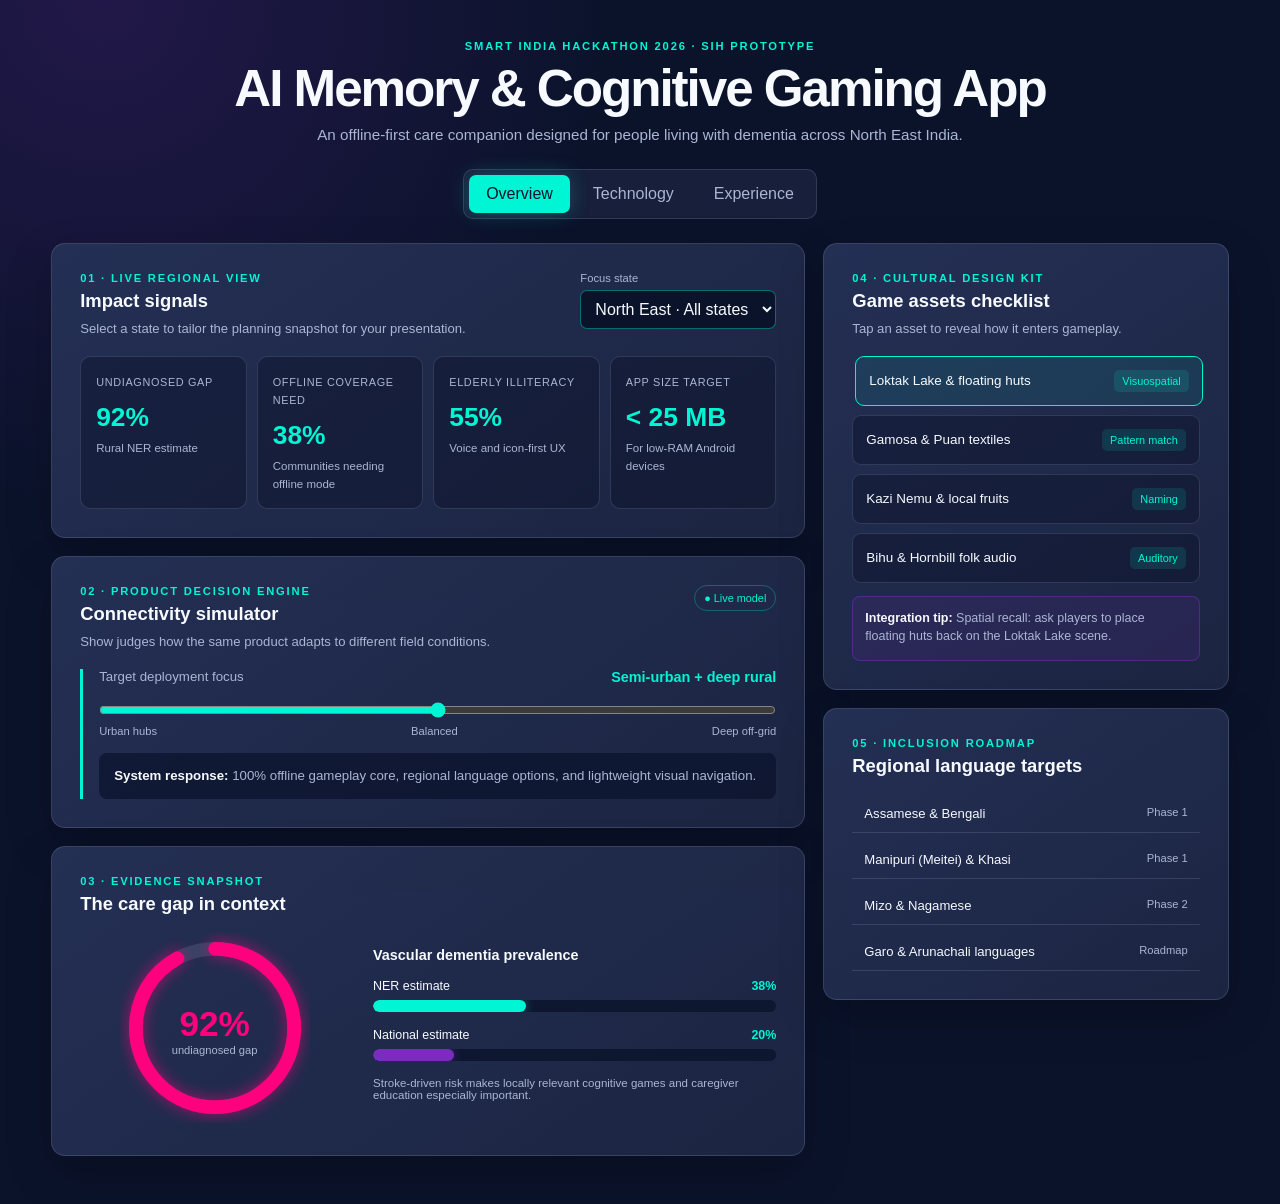
<file: NER.html>
<!DOCTYPE html>
<html lang="en">
<head>
    <meta charset="UTF-8">
    <meta name="viewport" content="width=device-width, initial-scale=1.0">
    <title>NER Dementia Care | SIH Dashboard</title>
    <style>
        :root {
            --bg: #0B132B;
            --card: #1C2541;
            --card-light: #243055;
            --teal: #00F5D4;
            --purple: #7B2CBF;
            --magenta: #FF007F;
            --text: #F7FAFF;
            --muted: #AAB6D3;
            --line: rgba(170, 182, 211, 0.18);
            --shadow: 0 18px 45px rgba(0, 0, 0, 0.22);
        }
        * { box-sizing: border-box; }
        html { scroll-behavior: smooth; }
        body {
            margin: 0; min-height: 100vh; background: radial-gradient(circle at 8% 0%, rgba(123, 44, 191, 0.2), transparent 30%), var(--bg);
            color: var(--text); font-family: "Trebuchet MS", "Segoe UI", sans-serif; padding: 32px clamp(18px, 4vw, 64px) 48px;
        }
        button, select, input { font: inherit; }
        .app-shell { max-width: 1440px; margin: 0 auto; }
        .site-header { text-align: center; padding: 8px 0 24px; }
        .eyebrow, .section-kicker { color: var(--teal); font-size: 0.7rem; font-weight: 700; letter-spacing: 0.16em; text-transform: uppercase; }
        h1 { margin: 10px 0 8px; font-size: clamp(1.8rem, 4vw, 3.25rem); line-height: 1.05; letter-spacing: -0.04em; }
        .subtitle { max-width: 760px; margin: 0 auto; color: var(--muted); font-size: 0.95rem; line-height: 1.5; }
        .tabs { display: inline-flex; flex-wrap: wrap; justify-content: center; gap: 6px; margin-top: 22px; padding: 5px; border: 1px solid var(--line); border-radius: 10px; background: rgba(28, 37, 65, 0.75); }
        .tab { border: 1px solid transparent; border-radius: 7px; padding: 9px 16px; color: var(--muted); background: transparent; cursor: pointer; transition: 0.2s ease; }
        .tab:hover, .tab:focus-visible, .tab.active { color: var(--bg); background: var(--teal); box-shadow: 0 0 20px rgba(0, 245, 212, 0.25); }
        .dashboard-grid { display: grid; grid-template-columns: minmax(0, 1.86fr) minmax(300px, 1fr); gap: 18px; align-items: start; }
        .column { display: flex; flex-direction: column; gap: 18px; }
        .panel { background: linear-gradient(145deg, rgba(36, 48, 85, 0.98), rgba(28, 37, 65, 0.98)); border: 1px solid var(--line); border-radius: 14px; padding: clamp(18px, 2.4vw, 28px); box-shadow: var(--shadow); }
        .panel-header { display: flex; justify-content: space-between; align-items: flex-start; gap: 16px; margin-bottom: 18px; }
        .panel h2 { margin: 5px 0 0; font-size: 1.15rem; line-height: 1.25; }
        .panel-copy { color: var(--muted); font-size: 0.82rem; line-height: 1.45; margin: 7px 0 0; }
        .state-control { min-width: 165px; }
        .state-control label { display: block; color: var(--muted); font-size: 0.7rem; margin-bottom: 6px; }
        select { width: 100%; border: 1px solid rgba(0, 245, 212, 0.4); border-radius: 7px; padding: 9px 10px; color: var(--text); background: var(--bg); cursor: pointer; }
        select:focus-visible, button:focus-visible, input:focus-visible { outline: 2px solid var(--teal); outline-offset: 3px; }
        .kpi-grid { display: grid; grid-template-columns: repeat(4, 1fr); gap: 10px; }
        .kpi-card { min-height: 126px; padding: 15px; border: 1px solid var(--line); border-radius: 10px; background: rgba(11, 19, 43, 0.46); transition: opacity 0.2s; }
        .kpi-label { color: var(--muted); font-size: 0.68rem; line-height: 1.35; text-transform: uppercase; letter-spacing: 0.06em; }
        .kpi-value { display: block; margin: 12px 0 5px; color: var(--teal); font-size: 1.65rem; font-weight: 700; }
        .kpi-note { color: var(--muted); font-size: 0.72rem; line-height: 1.35; }
        .simulator { border-left: 3px solid var(--teal); padding-left: 16px; }
        .simulator-top { display: flex; justify-content: space-between; gap: 16px; align-items: center; }
        .simulator-label { color: var(--muted); font-size: 0.83rem; }
        .scenario { color: var(--teal); font-size: 0.9rem; font-weight: 700; text-align: right; }
        input[type="range"] { width: 100%; margin: 17px 0 7px; accent-color: var(--teal); cursor: pointer; }
        .range-labels { display: flex; justify-content: space-between; color: var(--muted); font-size: 0.7rem; }
        .response { margin-top: 16px; padding: 13px 15px; border-radius: 8px; background: rgba(11, 19, 43, 0.72); color: var(--muted); font-size: 0.83rem; line-height: 1.5; }
        .response strong { color: var(--text); }
        .visual-grid { display: grid; grid-template-columns: minmax(170px, 0.8fr) minmax(260px, 1.2fr); gap: 24px; align-items: center; }
        .gauge-wrap { position: relative; width: min(190px, 100%); margin: auto; aspect-ratio: 1; }
        .gauge-wrap svg { width: 100%; height: 100%; transform: rotate(-90deg); }
        .gauge-track, .gauge-value { fill: none; stroke-width: 13; }
        .gauge-track { stroke: rgba(170, 182, 211, 0.16); }
        .gauge-value { stroke: var(--magenta); stroke-linecap: round; stroke-dasharray: 471; stroke-dashoffset: 37.7; filter: drop-shadow(0 0 7px rgba(255, 0, 127, 0.6)); transition: stroke-dashoffset 0.5s ease; }
        .gauge-center { position: absolute; inset: 0; display: grid; place-content: center; text-align: center; }
        .gauge-number { color: var(--magenta); font-size: 2.2rem; font-weight: 700; }
        .gauge-caption { color: var(--muted); font-size: 0.7rem; }
        .chart-title { margin-bottom: 14px; font-size: 0.9rem; font-weight: 700; }
        .chart-note { color: var(--muted); font-size: 0.72rem; margin-top: 12px; }
        .bar-row { margin: 16px 0; }
        .bar-meta { display: flex; justify-content: space-between; gap: 10px; font-size: 0.78rem; }
        .bar-meta strong { color: var(--teal); }
        .bar-track { height: 12px; margin-top: 7px; border-radius: 99px; background: rgba(11, 19, 43, 0.8); overflow: hidden; }
        .bar-fill { height: 100%; border-radius: inherit; transition: width 0.45s ease; }
        .bar-fill.ner { width: 38%; background: var(--teal); box-shadow: 0 0 10px rgba(0, 245, 212, 0.4); }
        .bar-fill.national { width: 20%; background: var(--purple); box-shadow: 0 0 10px rgba(123, 44, 191, 0.5); }
        .asset-list { display: grid; gap: 9px; }
        .asset-card { width: 100%; display: flex; justify-content: space-between; align-items: center; gap: 12px; padding: 13px; border: 1px solid var(--line); border-radius: 9px; color: var(--text); text-align: left; background: rgba(11, 19, 43, 0.46); cursor: pointer; transition: 0.2s ease; }
        .asset-card:hover, .asset-card.active { border-color: var(--teal); background: rgba(0, 245, 212, 0.08); transform: translateX(3px); }
        .asset-name { font-size: 0.84rem; line-height: 1.35; }
        .asset-type { flex: 0 0 auto; padding: 5px 8px; border-radius: 5px; color: var(--teal); background: rgba(0, 245, 212, 0.12); font-size: 0.68rem; }
        .tip { min-height: 65px; margin-top: 13px; padding: 12px; border-radius: 8px; border: 1px solid rgba(123, 44, 191, 0.5); background: rgba(123, 44, 191, 0.12); color: var(--muted); font-size: 0.78rem; line-height: 1.45; }
        .tip strong { color: var(--text); }
        .language-list { display: grid; gap: 8px; }
        .language-item { display: flex; justify-content: space-between; gap: 12px; padding: 11px 12px; border-bottom: 1px solid var(--line); color: var(--text); font-size: 0.82rem; }
        .phase { color: var(--muted); font-size: 0.7rem; white-space: nowrap; }
        .live-pill { border: 1px solid rgba(0, 245, 212, 0.3); border-radius: 99px; padding: 6px 9px; color: var(--teal); font-size: 0.68rem; white-space: nowrap; }
        @media (max-width: 980px) { .dashboard-grid { grid-template-columns: 1fr; } .kpi-grid { grid-template-columns: repeat(4, 1fr); } }
        @media (max-width: 620px) {
            body { padding: 22px 14px 34px; }
            .panel-header, .simulator-top { flex-direction: column; align-items: stretch; }
            .state-control { min-width: 0; }
            .scenario { text-align: left; }
            .kpi-grid { grid-template-columns: repeat(2, 1fr); }
            .visual-grid { grid-template-columns: 1fr; }
            .gauge-wrap { width: 165px; }
            .tabs { width: 100%; }
            .tab { flex: 1 1 30%; padding-inline: 8px; }
        }
    </style>
</head>
<body>
<main class="app-shell">
    <header class="site-header">
        <div class="eyebrow">Smart India Hackathon 2026 · SIH Prototype</div>
        <h1>AI Memory &amp; Cognitive Gaming App</h1>
        <p class="subtitle">An offline-first care companion designed for people living with dementia across North East India.</p>
        <nav class="tabs" aria-label="Dashboard sections">
            <button class="tab active" type="button" data-mode="overview" aria-pressed="true">Overview</button>
            <button class="tab" type="button" data-mode="technology" aria-pressed="false">Technology</button>
            <button class="tab" type="button" data-mode="experience" aria-pressed="false">Experience</button>
        </nav>
    </header>
    <div class="dashboard-grid">
        <div class="column">
            <section class="panel" aria-labelledby="signals-title">
                <div class="panel-header"><div><div class="section-kicker">01 · Live regional view</div><h2 id="signals-title">Impact signals</h2><p class="panel-copy">Select a state to tailor the planning snapshot for your presentation.</p></div><div class="state-control"><label for="state-filter">Focus state</label><select id="state-filter"><option value="all">North East · All states</option><option value="assam">Assam</option><option value="mizoram">Mizoram</option><option value="nagaland">Nagaland</option><option value="arunachal">Arunachal Pradesh</option><option value="manipur">Manipur</option></select></div></div>
                <div class="kpi-grid">
                    <article class="kpi-card" data-category="experience"><span class="kpi-label">Undiagnosed gap</span><strong class="kpi-value" id="kpi-gap">92%</strong><span class="kpi-note" id="kpi-gap-note">Rural NER estimate</span></article>
                    <article class="kpi-card" data-category="technology"><span class="kpi-label">Offline coverage need</span><strong class="kpi-value" id="kpi-offline">38%</strong><span class="kpi-note">Communities needing offline mode</span></article>
                    <article class="kpi-card" data-category="experience"><span class="kpi-label">Elderly illiteracy</span><strong class="kpi-value" id="kpi-literacy">55%</strong><span class="kpi-note">Voice and icon-first UX</span></article>
                    <article class="kpi-card" data-category="technology"><span class="kpi-label">App size target</span><strong class="kpi-value">&lt; 25 MB</strong><span class="kpi-note">For low-RAM Android devices</span></article>
                </div>
            </section>
            <section class="panel" aria-labelledby="simulator-title">
                <div class="panel-header"><div><div class="section-kicker">02 · Product decision engine</div><h2 id="simulator-title">Connectivity simulator</h2><p class="panel-copy">Show judges how the same product adapts to different field conditions.</p></div><span class="live-pill">● Live model</span></div>
                <div class="simulator"><div class="simulator-top"><span class="simulator-label">Target deployment focus</span><strong class="scenario" id="scenario-label">Semi-urban + deep rural</strong></div><input type="range" id="connectivity-slider" min="1" max="3" value="2" aria-label="Connectivity deployment focus"><div class="range-labels"><span>Urban hubs</span><span>Balanced</span><span>Deep off-grid</span></div><div class="response" id="strategy-response"><strong>System response:</strong> 100% offline gameplay core, regional language options, and lightweight visual navigation.</div></div>
            </section>
            <section class="panel" aria-labelledby="evidence-title">
                <div class="panel-header"><div><div class="section-kicker">03 · Evidence snapshot</div><h2 id="evidence-title">The care gap in context</h2></div></div>
                <div class="visual-grid"><div class="gauge-wrap" aria-label="92 percent undiagnosed gap"><svg viewBox="0 0 180 180" role="img"><circle class="gauge-track" cx="90" cy="90" r="75"></circle><circle class="gauge-value" cx="90" cy="90" r="75"></circle></svg><div class="gauge-center"><span class="gauge-number">92%</span><span class="gauge-caption">undiagnosed gap</span></div></div><div><div class="chart-title">Vascular dementia prevalence</div><div class="bar-row"><div class="bar-meta"><span>NER estimate</span><strong>38%</strong></div><div class="bar-track"><div class="bar-fill ner"></div></div></div><div class="bar-row"><div class="bar-meta"><span>National estimate</span><strong>20%</strong></div><div class="bar-track"><div class="bar-fill national"></div></div></div><p class="chart-note">Stroke-driven risk makes locally relevant cognitive games and caregiver education especially important.</p></div></div>
            </section>
        </div>
        <aside class="column">
            <section class="panel" aria-labelledby="assets-title"><div class="panel-header"><div><div class="section-kicker">04 · Cultural design kit</div><h2 id="assets-title">Game assets checklist</h2><p class="panel-copy">Tap an asset to reveal how it enters gameplay.</p></div></div><div class="asset-list"><button class="asset-card active" type="button" data-tip="Spatial recall: ask players to place floating huts back on the Loktak Lake scene."><span class="asset-name">Loktak Lake &amp; floating huts</span><span class="asset-type">Visuospatial</span></button><button class="asset-card" type="button" data-tip="Pattern match: use textile colours and motifs as familiar, low-literacy visual prompts."><span class="asset-name">Gamosa &amp; Puan textiles</span><span class="asset-type">Pattern match</span></button><button class="asset-card" type="button" data-tip="Category naming: identify local fruits to exercise language recall with culturally familiar objects."><span class="asset-name">Kazi Nemu &amp; local fruits</span><span class="asset-type">Naming</span></button><button class="asset-card" type="button" data-tip="Auditory cue: pair folk audio with memory cards and caregiver-led recognition rounds."><span class="asset-name">Bihu &amp; Hornbill folk audio</span><span class="asset-type">Auditory</span></button></div><div class="tip" id="asset-tip"><strong>Integration tip:</strong> Spatial recall: ask players to place floating huts back on the Loktak Lake scene.</div></section>
            <section class="panel" aria-labelledby="languages-title"><div class="panel-header"><div><div class="section-kicker">05 · Inclusion roadmap</div><h2 id="languages-title">Regional language targets</h2></div></div><div class="language-list"><div class="language-item"><span>Assamese &amp; Bengali</span><span class="phase">Phase 1</span></div><div class="language-item"><span>Manipuri (Meitei) &amp; Khasi</span><span class="phase">Phase 1</span></div><div class="language-item"><span>Mizo &amp; Nagamese</span><span class="phase">Phase 2</span></div><div class="language-item"><span>Garo &amp; Arunachali languages</span><span class="phase">Roadmap</span></div></div></section>
        </aside>
    </div>
</main>
<script>
    const stateData = { all: { gap: '92%', gapNote: 'Rural NER estimate', offline: '38%', literacy: '55%' }, assam: { gap: '89%', gapNote: 'Assam rural estimate', offline: '31%', literacy: '48%' }, mizoram: { gap: '94%', gapNote: 'Mizoram rural estimate', offline: '46%', literacy: '61%' }, nagaland: { gap: '95%', gapNote: 'Nagaland rural estimate', offline: '52%', literacy: '64%' }, arunachal: { gap: '96%', gapNote: 'Arunachal rural estimate', offline: '58%', literacy: '67%' }, manipur: { gap: '91%', gapNote: 'Manipur rural estimate', offline: '35%', literacy: '52%' } };
    const stateFilter = document.getElementById('state-filter');
    const updateState = () => { const data = stateData[stateFilter.value]; document.getElementById('kpi-gap').textContent = data.gap; document.getElementById('kpi-gap-note').textContent = data.gapNote; document.getElementById('kpi-offline').textContent = data.offline; document.getElementById('kpi-literacy').textContent = data.literacy; };
    stateFilter.addEventListener('change', updateState);
    const slider = document.getElementById('connectivity-slider');
    const scenarios = { 1: { label: 'Urban hubs · Guwahati / Imphal', color: 'var(--teal)', text: '<strong>System response:</strong> Cloud-connected analytics, standard audio UI, and background sync can be enabled.' }, 2: { label: 'Semi-urban + deep rural', color: 'var(--teal)', text: '<strong>System response:</strong> 100% offline gameplay core, regional language options, and lightweight visual navigation.' }, 3: { label: 'Deep off-grid · high altitude', color: 'var(--magenta)', text: '<strong>System response:</strong> Zero-cloud reliance, compressed local voice prompts, and caregiver Bluetooth transfer mode.' } };
    slider.addEventListener('input', () => { const scenario = scenarios[slider.value]; const label = document.getElementById('scenario-label'); label.textContent = scenario.label; label.style.color = scenario.color; document.getElementById('strategy-response').innerHTML = scenario.text; });
    document.querySelectorAll('.asset-card').forEach(card => { card.addEventListener('click', () => { document.querySelectorAll('.asset-card').forEach(item => item.classList.remove('active')); card.classList.add('active'); document.getElementById('asset-tip').innerHTML = '<strong>Integration tip:</strong> ' + card.dataset.tip; }); });
    document.querySelectorAll('[data-mode]').forEach(tab => { tab.addEventListener('click', () => { document.querySelectorAll('[data-mode]').forEach(item => { const selected = item === tab; item.classList.toggle('active', selected); item.setAttribute('aria-pressed', String(selected)); }); document.querySelectorAll('.kpi-card').forEach(card => { const visible = tab.dataset.mode === 'overview' || card.dataset.category === tab.dataset.mode; card.style.opacity = visible ? '1' : '0.32'; }); }); });
</script>
</body>
</html>
</file>
